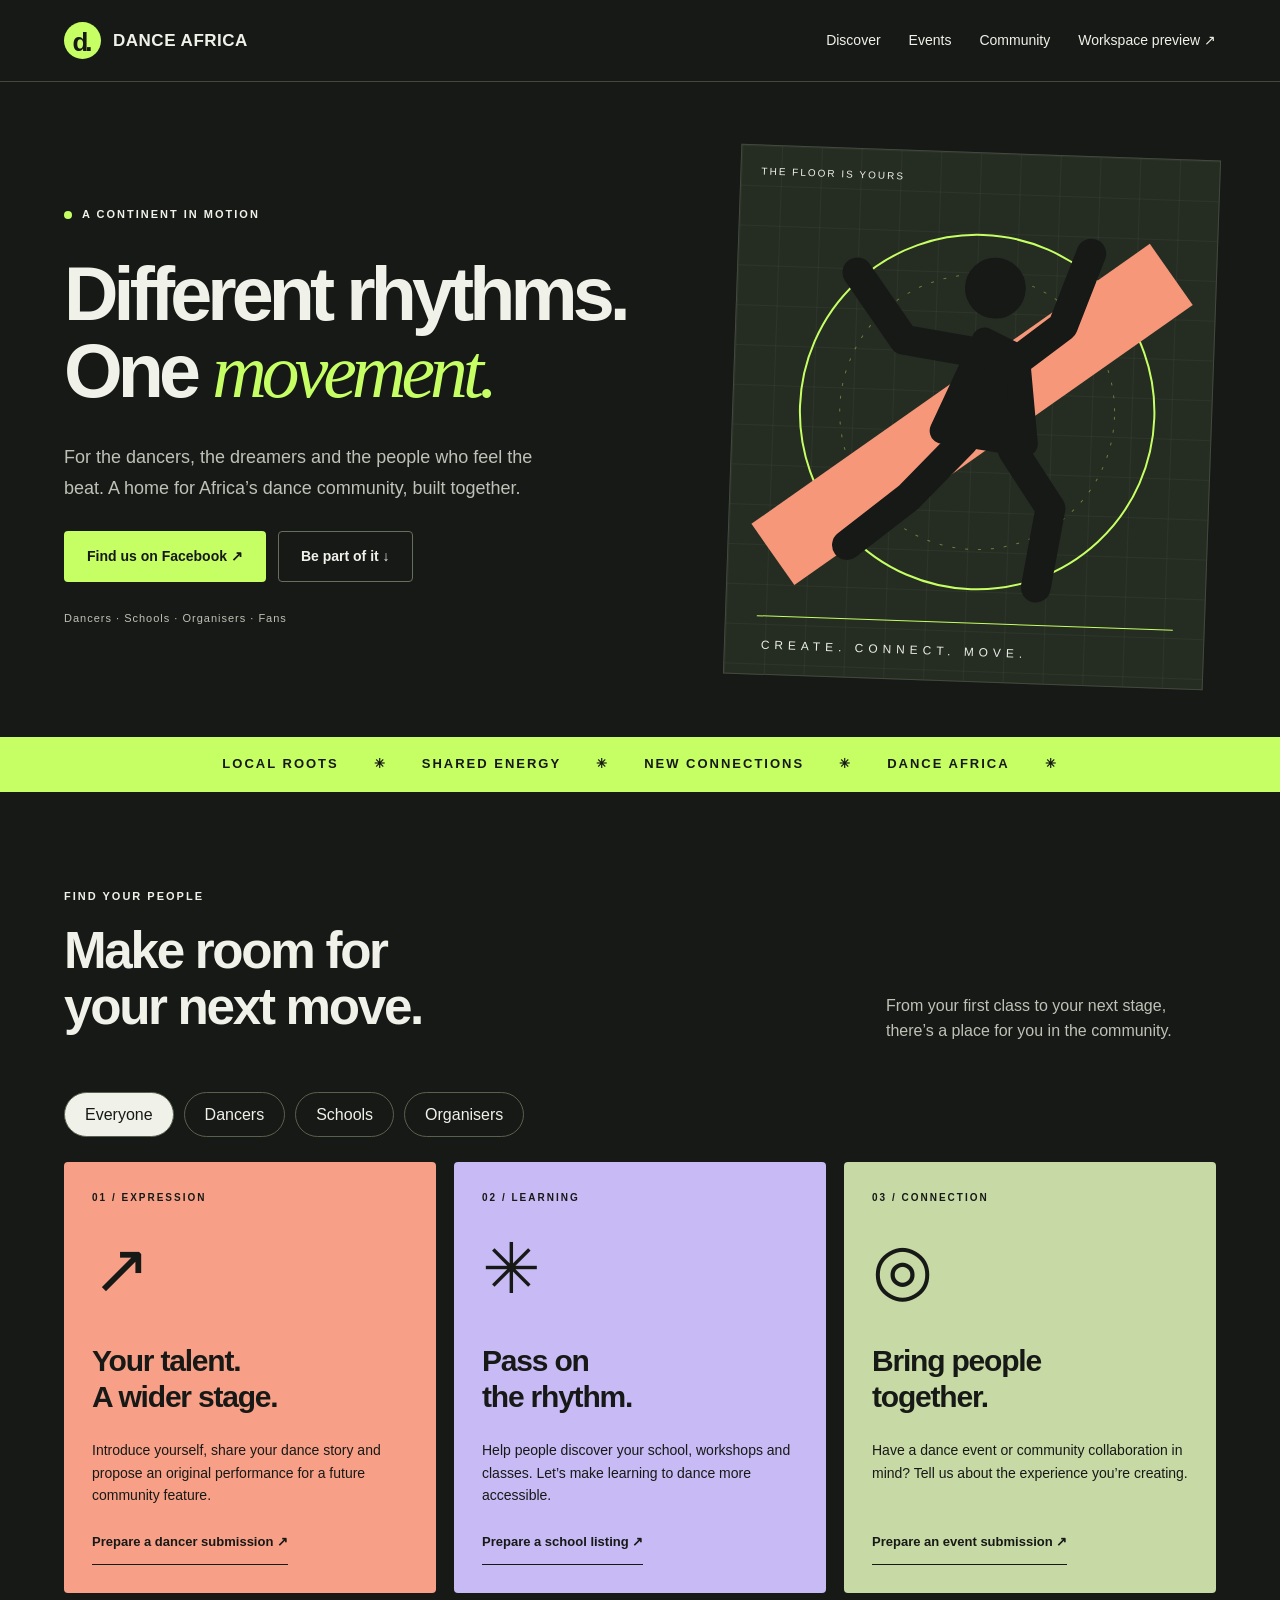
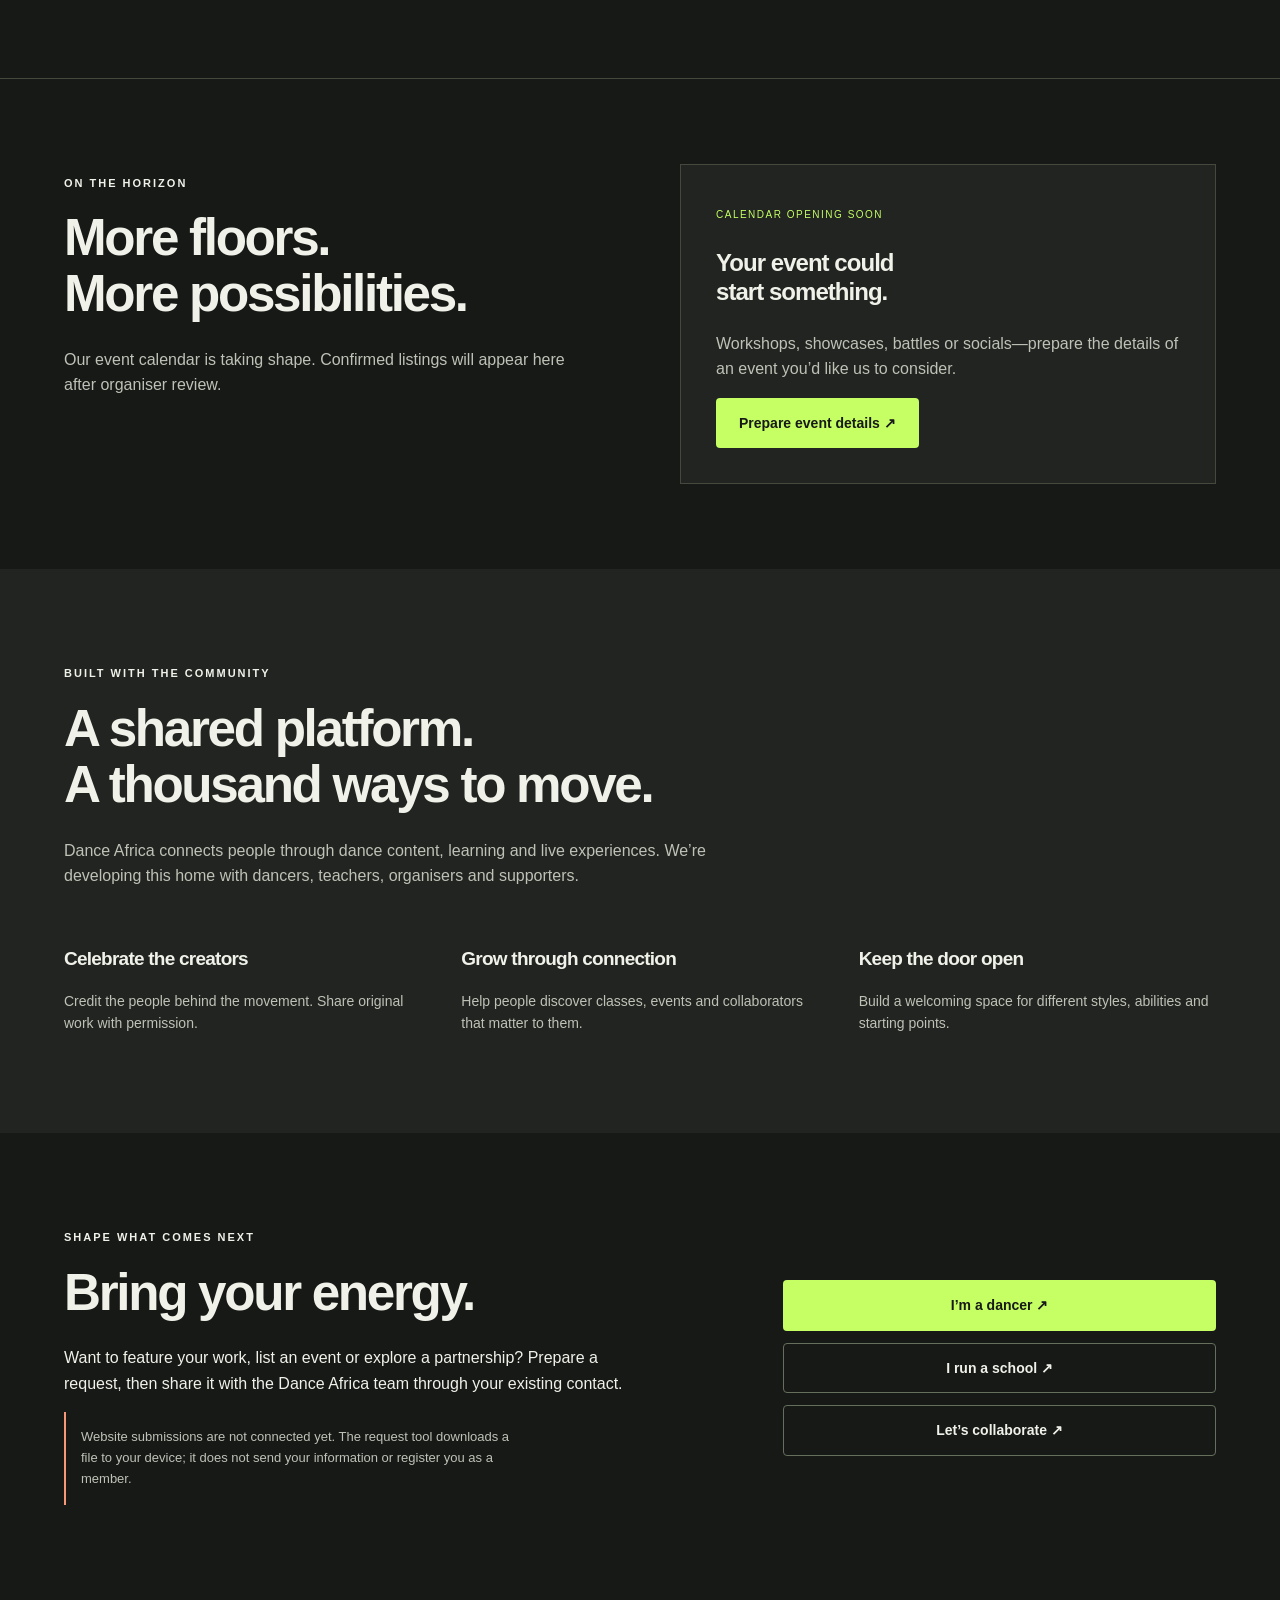
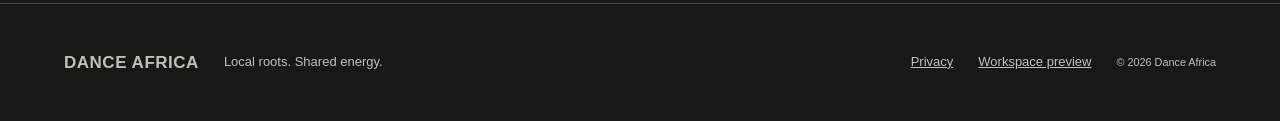
<file: index.html>
<!doctype html>
<html lang="en"><head><meta charset="utf-8"><meta name="viewport" content="width=device-width,initial-scale=1"><meta name="description" content="Dance Africa brings dancers, schools, organisers and audiences together. Discover the movement and help shape our community."><meta name="theme-color" content="#171917"><title>Dance Africa — Move with the continent</title><link rel="icon" href="icon.svg" type="image/svg+xml"><link rel="stylesheet" href="styles.css"><script src="app.js" defer></script></head>
<body><a class="skip" href="#main">Skip to content</a><header class="header"><a class="brand" href="./" aria-label="Dance Africa home"><span class="brand-icon">d.</span> DANCE AFRICA</a><button class="menu" aria-expanded="false" aria-controls="nav">Menu</button><nav id="nav" aria-label="Main navigation"><a href="#discover">Discover</a><a href="#events">Events</a><a href="#community">Community</a><a href="portal.html">Workspace preview ↗</a></nav></header>
<main id="main"><section class="hero"><div class="hero-copy"><p class="eyebrow"><span class="dot"></span> A continent in motion</p><h1>Different rhythms.<br>One <em>movement.</em></h1><p class="intro">For the dancers, the dreamers and the people who feel the beat. A home for Africa’s dance community, built together.</p><div class="actions"><a class="button lime" href="https://www.facebook.com/share/1M5YkYUTWh/?mibextid=wwXIfr" target="_blank" rel="noopener noreferrer">Find us on Facebook ↗</a><a class="button outline" href="#contribute">Be part of it ↓</a></div><p class="micro">Dancers · Schools · Organisers · Fans</p></div><div class="hero-art" role="img" aria-label="Abstract dancer surrounded by a circular rhythm motif"><svg viewBox="0 0 480 530" aria-hidden="true"><defs><pattern id="grid" width="40" height="40" patternUnits="userSpaceOnUse"><path d="M40 0H0V40" fill="none" stroke="#ffffff" stroke-opacity=".08"/></pattern></defs><rect width="480" height="530" fill="url(#grid)"/><circle cx="245" cy="260" r="178" fill="none" stroke="#c5ff64" stroke-width="2"/><circle cx="245" cy="260" r="138" fill="none" stroke="#c5ff64" stroke-opacity=".4" stroke-dasharray="3 10"/><path d="M45 410L435 115" stroke="#f79779" stroke-width="75"/><g fill="#171917" stroke="#171917" stroke-linecap="round" stroke-linejoin="round"><circle cx="259" cy="135" r="30"/><path d="M250 188L211 280L294 290L283 203Z" stroke-width="26"/><path d="M248 201L169 190L120 124M276 213L328 171L354 97M232 290L179 348L119 398M282 297L322 354L310 434" fill="none" stroke-width="30"/></g><path d="M31 472H449" stroke="#c5ff64"/><text x="36" y="505" fill="#eceee7" font-family="sans-serif" font-size="12" letter-spacing="5">CREATE. CONNECT. MOVE.</text></svg><span class="art-label">THE FLOOR IS YOURS</span></div></section>
<div class="ticker" aria-hidden="true">LOCAL ROOTS <span>✳</span> SHARED ENERGY <span>✳</span> NEW CONNECTIONS <span>✳</span> DANCE AFRICA <span>✳</span></div>
<section id="discover" class="section"><div class="section-head"><div><p class="eyebrow">Find your people</p><h2>Make room for<br>your next move.</h2></div><p>From your first class to your next stage, there’s a place for you in the community.</p></div><div class="filters" role="group" aria-label="Filter opportunities"><button class="chip active" data-filter="all" aria-pressed="true">Everyone</button><button class="chip" data-filter="dancers" aria-pressed="false">Dancers</button><button class="chip" data-filter="schools" aria-pressed="false">Schools</button><button class="chip" data-filter="organisers" aria-pressed="false">Organisers</button></div><div class="cards"><article class="card peach" data-audience="dancers"><span class="number">01 / EXPRESSION</span><div class="card-mark" aria-hidden="true">↗</div><h3>Your talent.<br>A wider stage.</h3><p>Introduce yourself, share your dance story and propose an original performance for a future community feature.</p><button class="text-link" data-request="Dancer feature">Prepare a dancer submission ↗</button></article><article class="card lavender" data-audience="schools"><span class="number">02 / LEARNING</span><div class="card-mark" aria-hidden="true">✳</div><h3>Pass on<br>the rhythm.</h3><p>Help people discover your school, workshops and classes. Let’s make learning to dance more accessible.</p><button class="text-link" data-request="School or class">Prepare a school listing ↗</button></article><article class="card green" data-audience="organisers"><span class="number">03 / CONNECTION</span><div class="card-mark" aria-hidden="true">◎</div><h3>Bring people<br>together.</h3><p>Have a dance event or community collaboration in mind? Tell us about the experience you’re creating.</p><button class="text-link" data-request="Event">Prepare an event submission ↗</button></article></div></section>
<section id="events" class="section events"><div><p class="eyebrow">On the horizon</p><h2>More floors.<br>More possibilities.</h2><p>Our event calendar is taking shape. Confirmed listings will appear here after organiser review.</p></div><div class="event-empty"><span class="badge">CALENDAR OPENING SOON</span><h3>Your event could<br>start something.</h3><p>Workshops, showcases, battles or socials—prepare the details of an event you’d like us to consider.</p><button class="button lime" data-request="Event">Prepare event details ↗</button></div></section>
<section id="community" class="section community"><p class="eyebrow">Built with the community</p><h2>A shared platform.<br>A thousand ways to move.</h2><p>Dance Africa connects people through dance content, learning and live experiences. We’re developing this home with dancers, teachers, organisers and supporters.</p><div class="values"><div><h3>Celebrate the creators</h3><p>Credit the people behind the movement. Share original work with permission.</p></div><div><h3>Grow through connection</h3><p>Help people discover classes, events and collaborators that matter to them.</p></div><div><h3>Keep the door open</h3><p>Build a welcoming space for different styles, abilities and starting points.</p></div></div></section>
<section id="contribute" class="section contribute"><div><p class="eyebrow">Shape what comes next</p><h2>Bring your energy.</h2><p>Want to feature your work, list an event or explore a partnership? Prepare a request, then share it with the Dance Africa team through your existing contact.</p><p class="notice">Website submissions are not connected yet. The request tool downloads a file to your device; it does not send your information or register you as a member.</p></div><div class="contribution-options"><button class="button lime" data-request="Dancer feature">I’m a dancer ↗</button><button class="button outline" data-request="School or class">I run a school ↗</button><button class="button outline" data-request="Partnership">Let’s collaborate ↗</button></div></section></main>
<footer><a class="brand" href="./">DANCE AFRICA</a><p>Local roots. Shared energy.</p><a href="privacy.html">Privacy</a><a href="portal.html">Workspace preview</a><small>© <span id="year">2026</span> Dance Africa</small></footer>
<dialog id="request-dialog" aria-labelledby="request-title"><form id="request-form"><div class="dialog-top"><p class="eyebrow">Your next move</p><button type="button" id="close-dialog" aria-label="Close submission form">×</button></div><h2 id="request-title">Prepare a request</h2><p>This creates a download only. Nothing is sent to Dance Africa. Share the file with your existing team contact.</p><label>Request type<select name="type"><option>Dancer feature</option><option>School or class</option><option>Event</option><option>Partnership</option></select></label><label>Your name or organisation<input name="name" maxlength="120" required autocomplete="organization"></label><label>Email for your request<input name="email" type="email" maxlength="254" required autocomplete="email"></label><label>City and country<input name="location" maxlength="120" required autocomplete="off"></label><label>Tell us about it<textarea name="details" maxlength="3000" rows="4" required></textarea></label><label class="check"><input name="permission" type="checkbox" required>I have permission to share the details and content referenced in this request.</label><button class="button lime" type="submit">Download my request ↓</button><p role="status" id="request-status"></p></form></dialog></body></html>
</file>
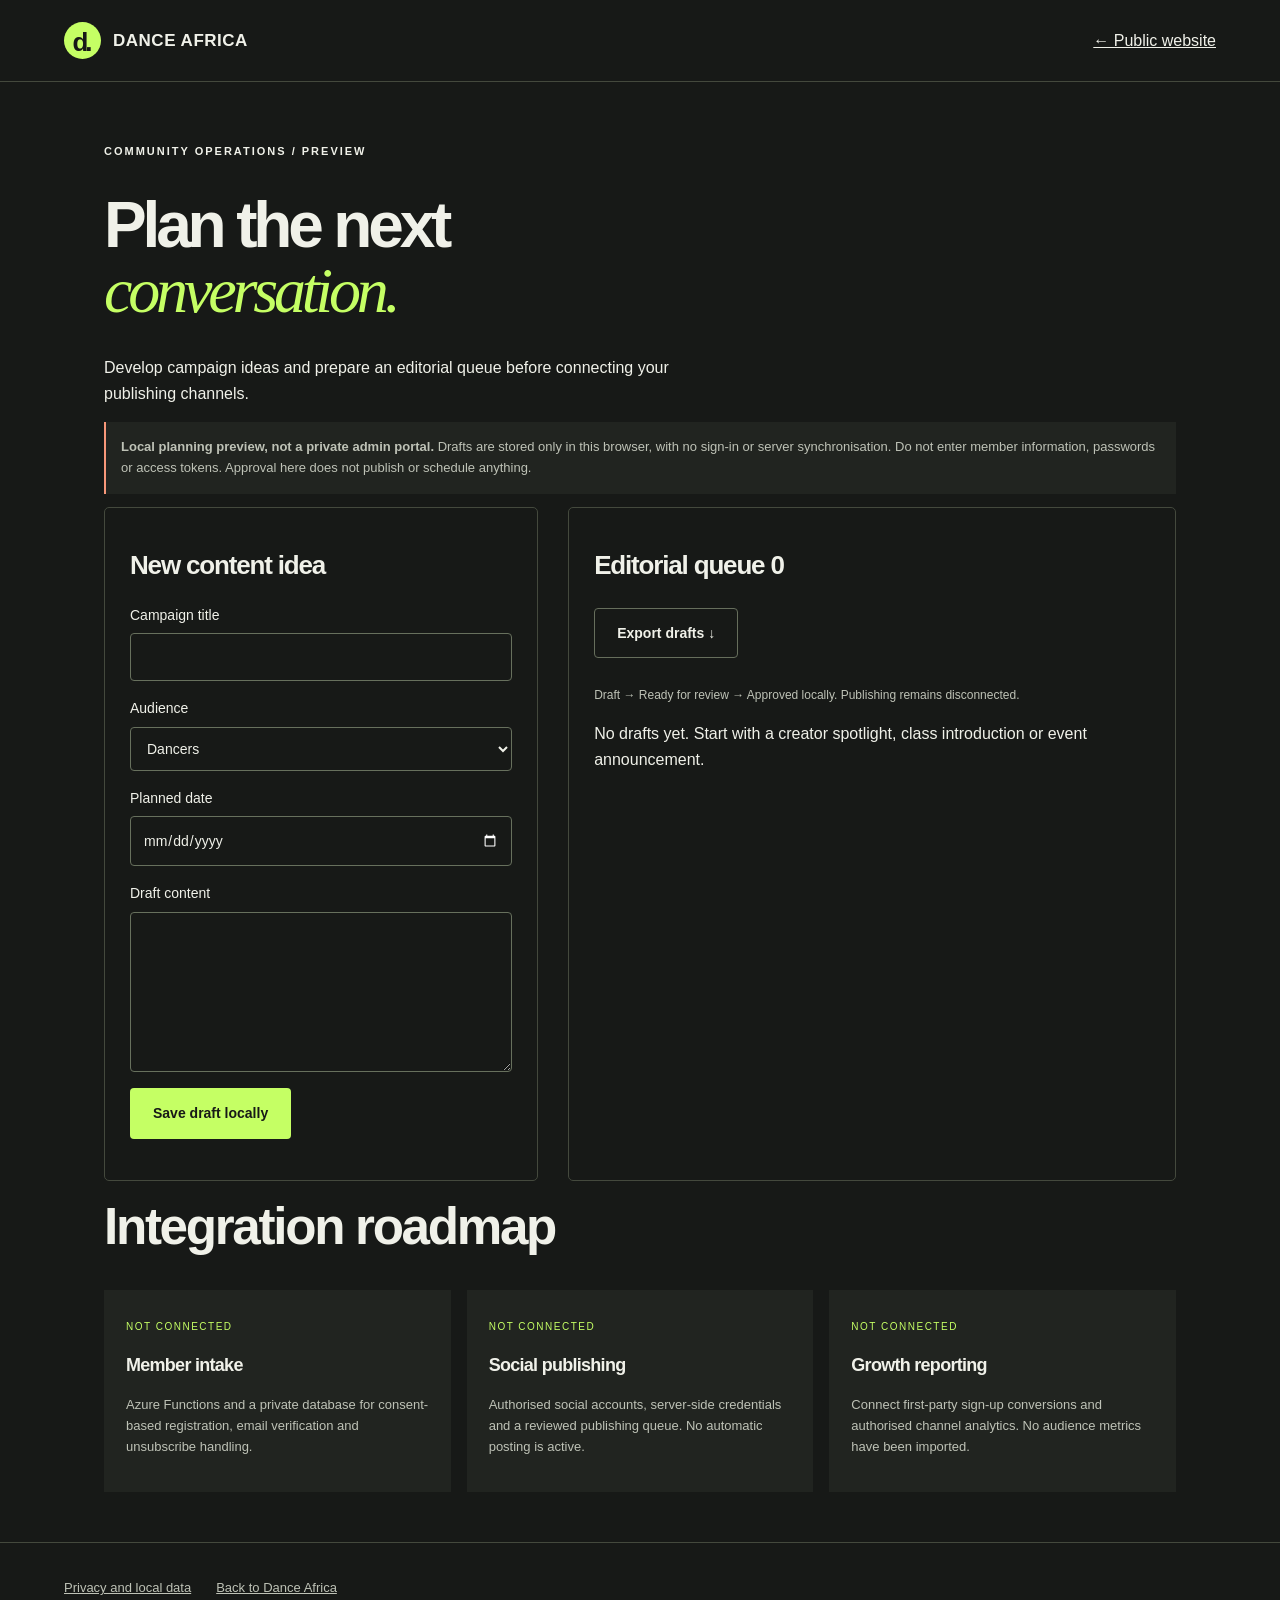
<file: portal.html>
<!doctype html><html lang="en"><head><meta charset="utf-8"><meta name="viewport" content="width=device-width,initial-scale=1"><meta name="robots" content="noindex"><title>Workspace preview — Dance Africa</title><link rel="icon" href="icon.svg" type="image/svg+xml"><link rel="stylesheet" href="styles.css"><script src="app.js" defer></script></head><body><a class="skip" href="#main">Skip to content</a><header class="header"><a class="brand" href="./"><span class="brand-icon">d.</span>DANCE AFRICA</a><a href="./">← Public website</a></header><main id="main" class="workspace"><p class="eyebrow">Community operations / Preview</p><h1>Plan the next<br><em>conversation.</em></h1><p>Develop campaign ideas and prepare an editorial queue before connecting your publishing channels.</p><p class="notice"><strong>Local planning preview, not a private admin portal.</strong> Drafts are stored only in this browser, with no sign-in or server synchronisation. Do not enter member information, passwords or access tokens. Approval here does not publish or schedule anything.</p><div class="workspace-grid"><form id="draft-form"><h2>New content idea</h2><label>Campaign title<input name="title" required maxlength="140"></label><label>Audience<select name="audience"><option>Dancers</option><option>Schools</option><option>Organisers</option><option>Fans</option></select></label><label>Planned date<input name="date" type="date" required></label><label>Draft content<textarea name="content" required maxlength="3000" rows="6"></textarea></label><button class="button lime" type="submit">Save draft locally</button><p id="draft-status" role="status"></p></form><section class="panel" aria-labelledby="queue-title"><h2 id="queue-title">Editorial queue <span id="draft-count">0</span></h2><div class="actions"><button id="export-drafts" class="button outline">Export drafts ↓</button></div><p class="small">Draft → Ready for review → Approved locally. Publishing remains disconnected.</p><div id="draft-list" aria-live="polite"></div></section></div><section aria-labelledby="connections-title"><h2 id="connections-title">Integration roadmap</h2><div class="integration-list"><article><span class="badge">NOT CONNECTED</span><h3>Member intake</h3><p>Azure Functions and a private database for consent-based registration, email verification and unsubscribe handling.</p></article><article><span class="badge">NOT CONNECTED</span><h3>Social publishing</h3><p>Authorised social accounts, server-side credentials and a reviewed publishing queue. No automatic posting is active.</p></article><article><span class="badge">NOT CONNECTED</span><h3>Growth reporting</h3><p>Connect first-party sign-up conversions and authorised channel analytics. No audience metrics have been imported.</p></article></div></section></main><footer><a href="privacy.html">Privacy and local data</a><a href="./">Back to Dance Africa</a></footer></body></html>
</file>
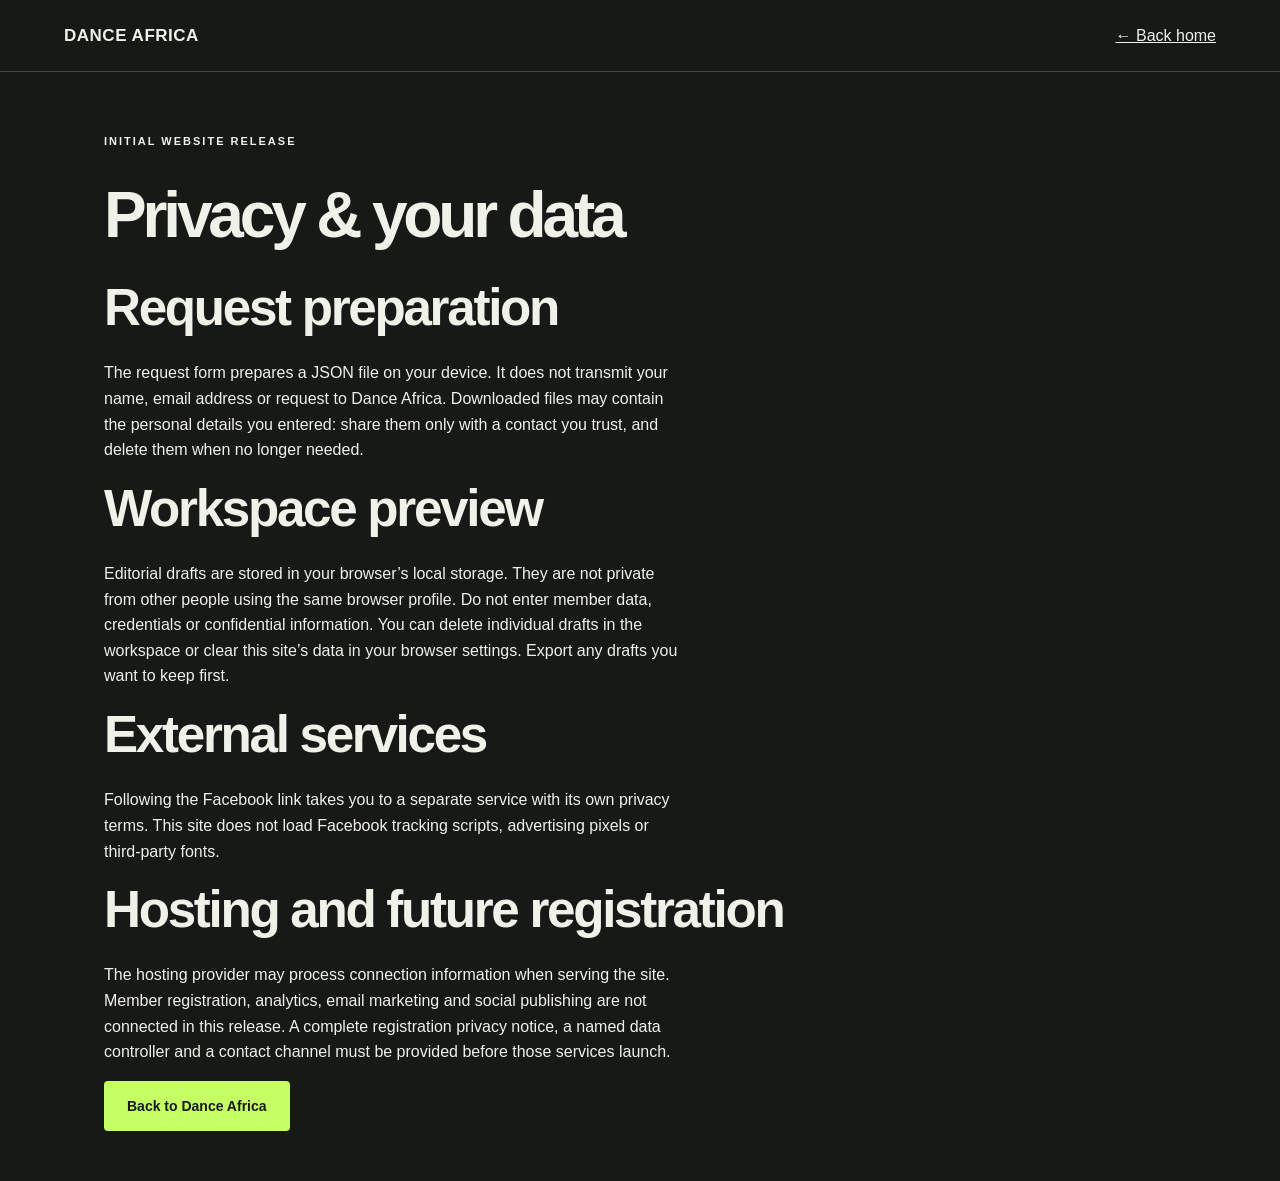
<file: privacy.html>
<!doctype html><html lang="en"><head><meta charset="utf-8"><meta name="viewport" content="width=device-width,initial-scale=1"><title>Privacy — Dance Africa</title><link rel="stylesheet" href="styles.css"></head><body><header class="header"><a class="brand" href="./">DANCE AFRICA</a><a href="./">← Back home</a></header><main class="workspace"><p class="eyebrow">Initial website release</p><h1>Privacy &amp; your data</h1><h2>Request preparation</h2><p>The request form prepares a JSON file on your device. It does not transmit your name, email address or request to Dance Africa. Downloaded files may contain the personal details you entered: share them only with a contact you trust, and delete them when no longer needed.</p><h2>Workspace preview</h2><p>Editorial drafts are stored in your browser’s local storage. They are not private from other people using the same browser profile. Do not enter member data, credentials or confidential information. You can delete individual drafts in the workspace or clear this site’s data in your browser settings. Export any drafts you want to keep first.</p><h2>External services</h2><p>Following the Facebook link takes you to a separate service with its own privacy terms. This site does not load Facebook tracking scripts, advertising pixels or third-party fonts.</p><h2>Hosting and future registration</h2><p>The hosting provider may process connection information when serving the site. Member registration, analytics, email marketing and social publishing are not connected in this release. A complete registration privacy notice, a named data controller and a contact channel must be provided before those services launch.</p><a class="button lime" href="./">Back to Dance Africa</a></main></body></html>
</file>
<file: styles.css>
:root{color-scheme:dark;--bg:#171917;--panel:#212420;--text:#f0f1e9;--muted:#bec2b6;--line:#44493d;--lime:#c5ff64;--peach:#f79779}*{box-sizing:border-box}html{scroll-behavior:smooth;scroll-padding-top:95px}body{margin:0;background:var(--bg);color:var(--text);font:16px/1.6 Arial,Helvetica,sans-serif}a{color:inherit}button,input,select,textarea{font:inherit}button,a{-webkit-tap-highlight-color:transparent}button{cursor:pointer}button:disabled{cursor:not-allowed;opacity:.6}a:focus-visible,button:focus-visible,input:focus-visible,select:focus-visible,textarea:focus-visible{outline:3px solid #8ab9ff;outline-offset:5px}.skip{position:fixed;top:-100px;left:20px;z-index:5;background:var(--lime);color:#171917;padding:12px}.skip:focus{top:10px}.header{display:flex;justify-content:space-between;align-items:center;padding:22px 5vw;border-bottom:1px solid var(--line);gap:20px}.brand{font-weight:900;letter-spacing:.03em;text-decoration:none;display:flex;align-items:center;gap:12px;font-size:17px;white-space:nowrap}.brand-icon{display:grid;place-items:center;border-radius:50%;width:37px;height:37px;background:var(--lime);color:var(--bg);font-size:26px;letter-spacing:-3px;padding-right:3px}nav{display:flex;gap:28px;font-size:14px}nav a{text-decoration:none}nav a:hover{text-decoration:underline;text-underline-offset:6px}.menu{display:none}.hero{max-width:1450px;margin:auto;display:grid;grid-template-columns:1.25fr 1fr;gap:5vw;padding:70px 5vw 55px;align-items:center}.eyebrow{font-size:11px;font-weight:bold;letter-spacing:2px;text-transform:uppercase;display:flex;align-items:center;gap:10px}.dot{width:8px;height:8px;border-radius:50%;background:var(--lime)}h1{font-size:clamp(44px,5.9vw,84px);line-height:1.02;letter-spacing:-.065em;margin:32px 0}h1 em{font-weight:400;font-family:Georgia,serif;color:var(--lime)}.intro{max-width:490px;font-size:18px;color:var(--muted);line-height:1.7}.actions{display:flex;flex-wrap:wrap;gap:12px;margin:28px 0}.button{display:inline-flex;align-items:center;justify-content:center;padding:13px 22px;border:1px solid transparent;border-radius:4px;text-decoration:none;font-size:14px;font-weight:bold;min-height:48px;gap:12px}.button:hover{filter:brightness(1.08)}.lime{background:var(--lime);color:var(--bg)}.outline{background:transparent;border-color:#666e5c;color:var(--text)}.micro{font-size:11px;color:var(--muted);letter-spacing:1px}.hero-art{position:relative;background:#252c22;border:1px solid var(--line);transform:rotate(2deg);max-width:480px}.hero-art svg{display:block;width:100%;height:auto}.art-label{position:absolute;top:18px;left:20px;font-size:10px;letter-spacing:2px}.ticker{display:flex;justify-content:center;gap:35px;padding:17px 20px;background:var(--lime);color:var(--bg);font-size:13px;letter-spacing:2px;font-weight:bold;overflow:hidden;white-space:nowrap}.section{max-width:1450px;margin:auto;padding:85px 5vw;scroll-margin-top:20px}.section-head{display:flex;justify-content:space-between;align-items:flex-end;gap:50px;margin-bottom:32px}.section-head>p{max-width:330px;color:var(--muted)}h2{font-size:clamp(32px,4vw,54px);line-height:1.1;letter-spacing:-.045em;margin:18px 0 24px}h3{font-size:24px;letter-spacing:-.04em;line-height:1.2}p{max-width:65ch}.filters{display:flex;gap:10px;flex-wrap:wrap;margin-bottom:25px}.chip{border:1px solid #58614e;border-radius:30px;background:transparent;color:var(--text);padding:9px 20px;min-height:44px}.chip.active{background:var(--text);color:var(--bg)}.cards{display:grid;grid-template-columns:repeat(3,1fr);gap:18px}.card{border-radius:4px;padding:28px;color:#171917;display:flex;flex-direction:column;min-height:385px}.peach{background:#f7a087}.lavender{background:#c8baf5}.green{background:#c7d9a5}.number{font-size:10px;letter-spacing:2px;font-weight:bold}.card-mark{font-size:70px;line-height:1.3;margin:18px 0}.card h3{margin:10px 0;font-size:30px}.card p{font-size:14px}.text-link{margin-top:auto;align-self:flex-start;border:0;border-bottom:1px solid #171917;background:transparent;color:#171917;font-weight:bold;font-size:13px;padding:10px 0;min-height:44px;text-align:left}.events{display:grid;grid-template-columns:1fr 1fr;gap:80px;border-top:1px solid var(--line)}.events>div>p:not(.eyebrow){color:var(--muted)}.event-empty{padding:35px;border:1px solid var(--line);background:var(--panel)}.badge{font-size:10px;letter-spacing:1.5px;color:var(--lime)}.community{background:var(--panel);max-width:none}.community>p:not(.eyebrow){color:var(--muted);max-width:700px}.values{display:grid;grid-template-columns:repeat(3,1fr);gap:40px;margin-top:40px}.values h3{font-size:19px}.values p{color:var(--muted);font-size:14px}.contribute{display:grid;grid-template-columns:1.5fr 1fr;gap:70px}.contribution-options{display:flex;flex-direction:column;justify-content:center;gap:12px}.notice{font-size:13px;color:var(--muted);padding:15px;border-left:2px solid var(--peach)}footer{padding:35px 5vw;border-top:1px solid var(--line);display:flex;gap:25px;align-items:center;flex-wrap:wrap;font-size:13px;color:var(--muted)}footer p{margin-right:auto}dialog{max-width:580px;width:calc(100% - 32px);max-height:90dvh;background:var(--panel);color:var(--text);border:1px solid var(--line);border-radius:8px;padding:28px}dialog::backdrop{background:#000b}dialog h2{font-size:34px}dialog p{color:var(--muted);font-size:14px}.dialog-top{display:flex;align-items:center;justify-content:space-between}#close-dialog{border:1px solid var(--line);background:transparent;color:var(--text);width:44px;height:44px;font-size:26px}label{display:block;font-size:14px;margin:16px 0}input,select,textarea{display:block;width:100%;padding:12px;border:1px solid #67705d;border-radius:4px;background:var(--bg);color:var(--text);margin-top:7px}textarea{resize:vertical}.check{display:flex;align-items:flex-start;gap:10px;font-size:12px}.check input{width:20px;min-width:20px;margin:1px 0}.workspace{max-width:1200px;margin:auto;padding:50px 5vw}.workspace h1{font-size:clamp(38px,5vw,65px)}.workspace .notice{max-width:none;background:var(--panel)}.workspace-grid{display:grid;grid-template-columns:1fr 1.4fr;gap:30px}.workspace form,.panel{padding:25px;border:1px solid var(--line);border-radius:5px}.workspace form h2,.panel h2{font-size:26px}.draft{border-top:1px solid var(--line);padding:20px 0;overflow-wrap:anywhere}.draft p{white-space:pre-wrap;font-size:14px;color:var(--muted)}.draft h3{font-size:19px;margin:8px 0}.draft .actions{margin:12px 0}.small{font-size:12px;color:var(--muted)}.status{font-size:11px;text-transform:uppercase;letter-spacing:1px;color:var(--lime)}.integration-list{display:grid;grid-template-columns:repeat(3,1fr);gap:16px;margin-top:35px}.integration-list article{padding:22px;background:var(--panel)}.integration-list h3{font-size:18px}.integration-list p{font-size:13px;color:var(--muted)}[hidden]{display:none!important}@media(max-width:800px){.header{padding:16px 5vw;flex-wrap:wrap}.menu{display:block;background:transparent;color:var(--text);border:1px solid var(--line);padding:9px 14px;min-height:44px}nav{display:none;width:100%;flex-direction:column;gap:0}nav.open{display:flex}nav a{padding:12px 0}.hero{grid-template-columns:1fr;padding-top:35px;gap:35px}.hero-art{max-width:380px;margin:0 auto;width:88%}.hero h1{font-size:clamp(45px,9vw,74px)}.section{padding:50px 5vw}.section-head{display:block}.cards,.events,.contribute,.values,.workspace-grid,.integration-list{grid-template-columns:1fr;gap:20px}.card{min-height:340px}.card-mark{margin:5px 0}.events{gap:25px}.ticker{justify-content:flex-start}.contribution-options{max-width:500px}footer{gap:15px}footer p{width:100%;margin:0}}@media(prefers-reduced-motion:reduce){html{scroll-behavior:auto}}
</file>
